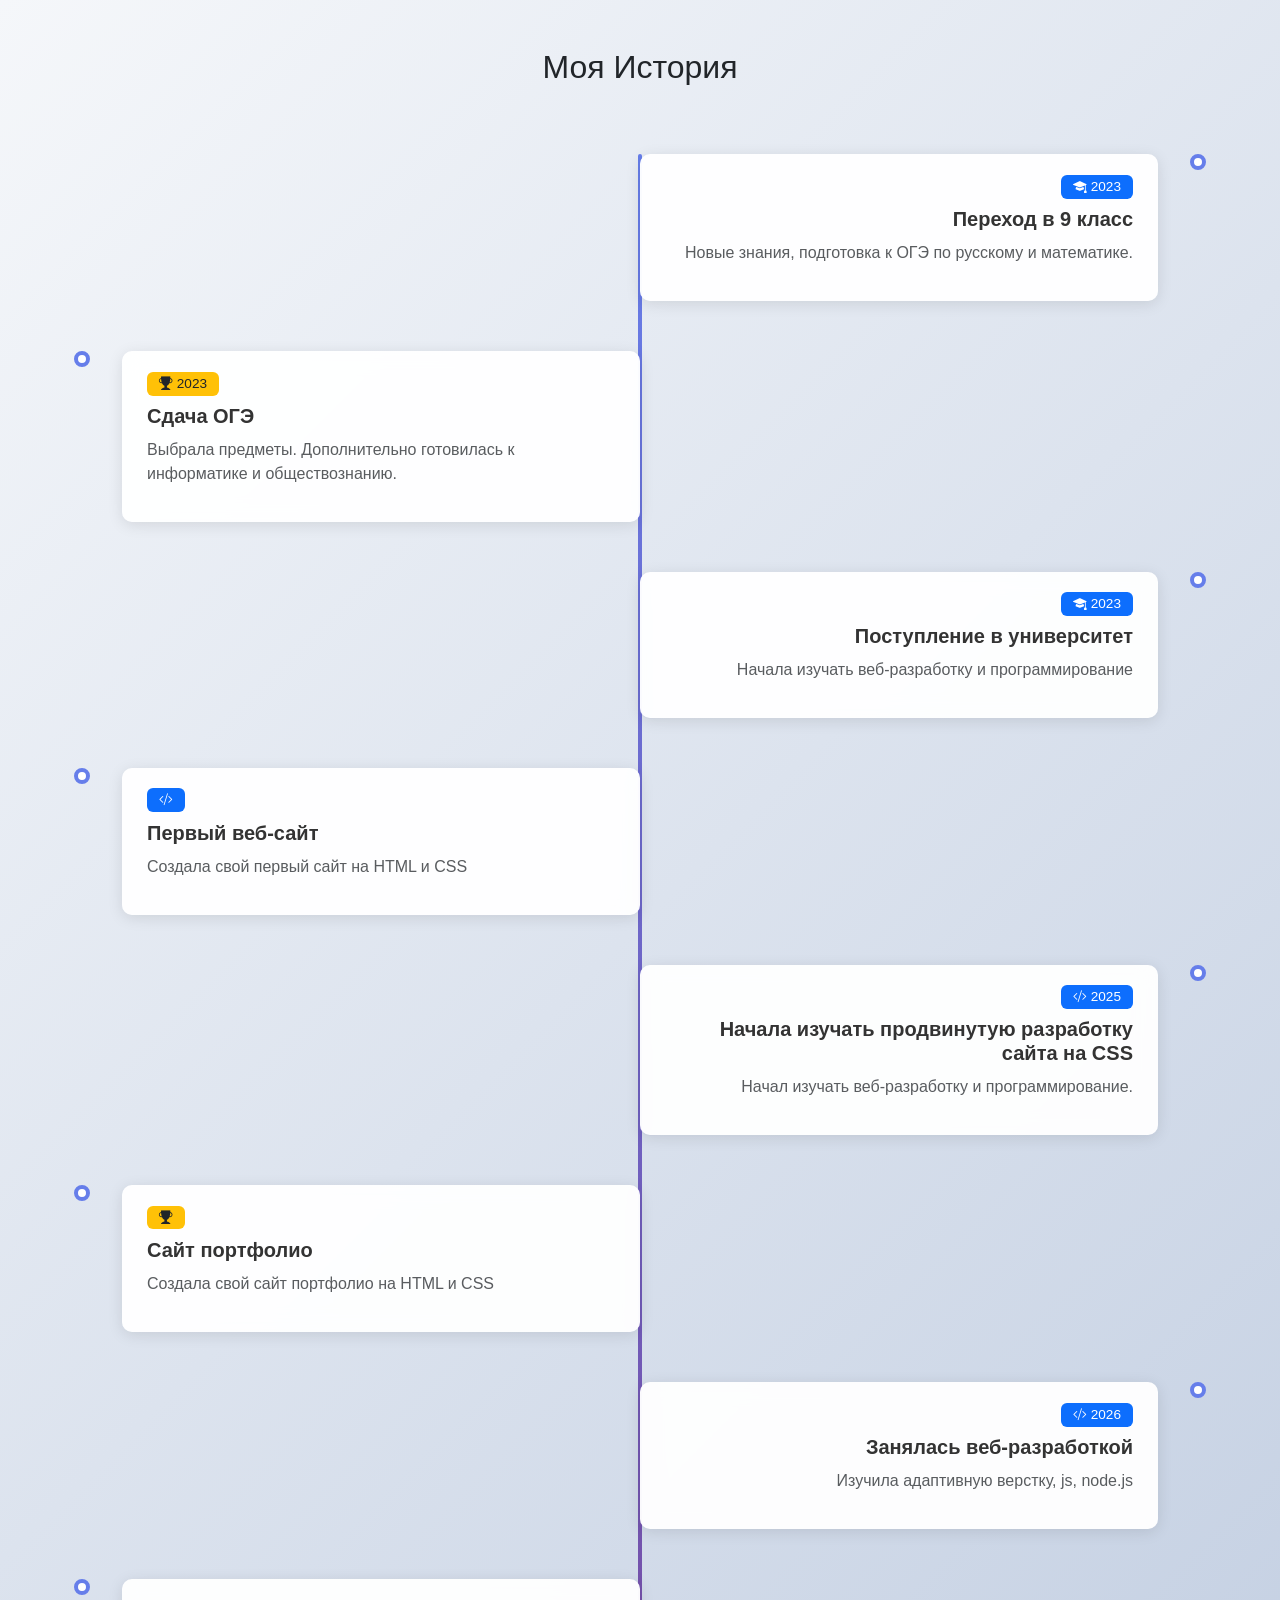
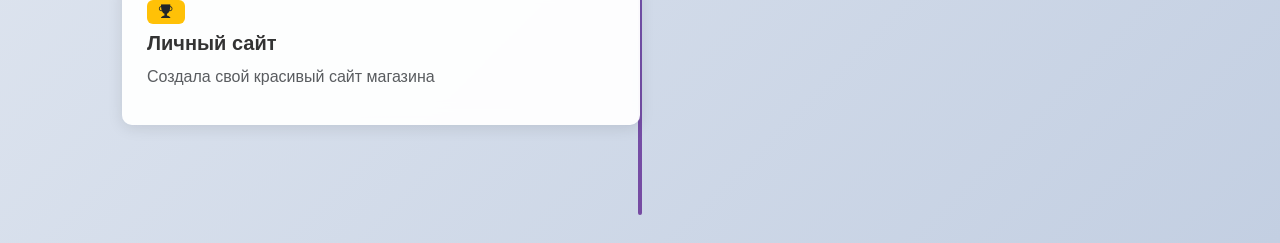
<file: timeline.html>
<!DOCTYPE html>
<html lang="ru">
<head>
    <meta charset="UTF-8">
    <meta name="viewport" content="width=device-width, initial-scale=1.0">
    <title>timeline</title>

    <link href="https://cdn.jsdelivr.net/npm/bootstrap@5.3.8/dist/css/bootstrap.min.css" 
    rel="stylesheet" 
    integrity="sha384-sRIl4kxILFvY47J16cr9ZwB07vP4J8+LH7qKQnuqkuIAvNWLzeN8tE5YBujZqJLB" 
    crossorigin="anonymous"
/>
    
<link rel="stylesheet" href="custom.css" />
<link rel="stylesheet"
href="https://cdn.jsdelivr.net/npm/bootstrap-icons@1.11.3/font/bootstrap-icons.min.css">
</head>
<body>
    <div class="container my-5">
        <h2 class="text-center mb-5">Моя История</h2>
        <div class="timeline">
            <div class="timeline-item">
                <div class="timeline-content">
                    <span class="badge bg-primary mb-2">
                        <i class="bi-mortarboard-fill"></i> 2023
                    </span>
                    <h5>Переход в 9 класс</h5>
                    <p class="text-muted">Новые знания, подготовка к ОГЭ по русскому и математике.</p>
                </div>
            </div>
            <!-- Событие 1 (справа) -->
            <div class="timeline-item timeline-item-left">
                <div class="timeline-content">
                    <span class="badge bg-warning text-dark mb-2">
                        <i class="bi-trophy-fill"></i> 2023
                    </span>
                    <h5>Сдача ОГЭ</h5>
                    <p class="text-muted">Выбрала предметы. Дополнительно готовилась к информатике и обществознанию.</p>
                </div>
            </div>
            <!-- Событие 2 (слева) -->
            <div class="timeline-item">
                <div class="timeline-content">
                    <span class="badge bg-primary mb-2">
                        <i class="bi-mortarboard-fill"></i> 2023
                    </span>
                    <h5>Поступление в университет</h5>
                    <p class="text-muted">Начала изучать веб-разработку и программирование</p>
                </div>
            </div>
            <!-- Событие 3 (справа) -->
            <div class="timeline-item timeline-item-left">
                <div class="timeline-content">
                    <span class="badge bg-primary mb-2">
                        <i class="bi-code-slash"></i>
                    </span>
                    <h5>Первый веб-сайт</h5>
                    <p class="text-muted">Создала свой первый сайт на HTML и CSS</p>
                </div>
            </div>
            <!-- Событие 4 (слева) -->
            <div class="timeline-item">
                <div class="timeline-content">
                    <span class="badge bg-primary mb-2">
                        <i class="bi-code-slash"></i> 2025
                    </span>
                    <h5>Начала изучать продвинутую разработку сайта на CSS</h5>
                    <p class="text-muted">Начал изучать веб-разработку и программирование.</p>
                </div>
            </div>
            <!-- Событие 5 (справа) -->
            <div class="timeline-item timeline-item-left">
                <div class="timeline-content">
                    <span class="badge bg-warning text-dark mb-2">
                        <i class="bi-trophy-fill"></i>
                    </span>
                    <h5>Сайт портфолио</h5>
                    <p class="text-muted">Создала свой сайт портфолио на HTML и CSS</p>
                </div>
            </div>
            <!-- Событие 6 (слева) -->
            <div class="timeline-item">
                <div class="timeline-content">
                    <span class="badge bg-primary mb-2">
                        <i class="bi-code-slash"></i> 2026
                    </span>
                    <h5>Занялась веб-разработкой</h5>
                    <p class="text-muted">Изучила адаптивную верстку, js, node.js</p>
                </div>
            </div>
            <!-- Событие 7 (справа) -->
            <div class="timeline-item timeline-item-left">
                <div class="timeline-content">
                    <span class="badge bg-warning text-dark mb-2">
                        <i class="bi-trophy-fill"></i> 
                    </span>
                    <h5>Личный сайт</h5>
                    <p class="text-muted">Создала свой красивый сайт магазина</p>
                </div>
            </div>
        </div>
    </div>

    <script 
      src="https://cdn.jsdelivr.net/npm/bootstrap@5.3.8/dist/js/bootstrap.bundle.min.js" 
      integrity="sha384-FKyoEForCGlyvwx9Hj09JcYn3nv7wiPVlz7YYwJrWVcXK/BmnVDxM+D2scQbITxI" 
      crossorigin="anonymous"
    ></script>

</body>
</html>
</file>
<file: custom.css>
button {
    width: 100%;
}

.card {
    transform: 0.3s ease;
}

.card:hover {
    transform: scale(1.05);
}

/* Общие стили */
body {
font-family: "Segoe UI", Tahoma, Geneva, Verdana, sans-serif;
}
/* Кастомные цвета для навбара */
.navbar-brand {
font-weight: bold;
font-size: 1.5rem;
letter-spacing: 1px;
}
.navbar-dark .navbar-nav .nav-link:hover {
color: #ffc107 !important;
transition: color 0.3s ease;
}
/* Улучшение Hero-секции */
#home {
background: linear-gradient(135deg, #667eea 0%, #764ba2 100%);
color: white;
min-height: 400px;
display: flex;
align-items: center;
}
#home h1 {
color: white;
}
#home .lead {
color: rgba(255, 255, 255, 0.9);
}
#home .btn {
box-shadow: 0 4px 15px rgba(0, 0, 0, 0.2);
transition: transform 0.3s ease;
}
#home .btn:hover {
transform: translateY(-3px);
box-shadow: 0 6px 20px rgba(0, 0, 0, 0.3);
}
/* Анимация для карточек */
.card {
transition: transform 0.3s ease, box-shadow 0.3s ease;
}
.card:hover {
transform: translateY(-10px);
box-shadow: 0 10px 30px rgba(0, 0, 0, 0.15) !important;
}
/* Стилизация кнопок */
.btn {
border-radius: 25px;
padding: 10px 30px;
font-weight: 500;
transition: all 0.3s ease;
}
/* Улучшение формы */
.form-control:focus {
border-color: #667eea;
box-shadow: 0 0 0 0.2rem rgba(102, 126, 234, 0.25);
}
/* Анимация для бейджей */
.badge {
padding: 8px 15px;
font-size: 0.9rem;
font-weight: 500;
transition: transform 0.2s ease;
}
.badge:hover {
transform: scale(1.1);
cursor: pointer;
}
/* Стилизация прогресс-баров */
.progress {
height: 25px;
border-radius: 15px;
background-color: #e9ecef;
}
.progress-bar {
border-radius: 15px;
font-weight: bold;
line-height: 25px;
}
/* Улучшение аккордеона */
.accordion-button:not(.collapsed) {
background-color: #667eea;
color: white;
}
.accordion-button:focus {
box-shadow: none;
border-color: #667eea;
}
/* Футер */
footer {
background-color: #212529;
color: white;
padding: 40px 0;
margin-top: 80px;
}
footer h5 {
color: #ffc107;
margin-bottom: 20px;
}
footer a {
color: rgba(255, 255, 255, 0.7);
text-decoration: none;
transition: color 0.3s ease;
}
footer a:hover {
color: #ffc107;
}
/* Адаптивность */
@media (max-width: 768px) {
#home {
min-height: 300px;
}
#home h1 {
font-size: 2rem;
}
.card {
margin-bottom: 20px;
}
}

/* ВРЕМЕННАЯ ШКАЛА */
.timeline {
 position: relative;
 padding: 20px 0;
}
/* Центральная линия */
.timeline::before {
 content: '';
 position: absolute;
 left: 50%;
 transform: translateX(-50%);
 width: 4px;
 height: 100%;
 background: linear-gradient(180deg, #667eea 0%, #764ba2 100%);
 border-radius: 2px;
 
}
/* Контейнер события */
.timeline-item {
 position: relative;
 margin-bottom: 50px;
 width: 50%;
 padding-right: 40px;
 text-align: right;
 margin-left: 60%;
 margin-left: 50%;
}
/* Левые элементы */
.timeline-item-left {
 margin-left: 0 !important;
 padding-right: 0;
 padding-left: 40px;
 text-align: left;
}

/* Круглые точки на линии */
.timeline-item::before {
 content: '';
 position: absolute;
 right: -8px;
 top: 0;
 width: 16px;
 height: 16px;
 background: white;
 border: 4px solid #667eea;
 border-radius: 50%;
 z-index: 1;
 transform: 0.3s ease;
}
/* Точки для левых элементов */
.timeline-item-left::before {
 right: auto;
 left: -8px;
}
/* Увеличение точки при наведении */
.timeline-item:hover::before {
 transform: scale(1.5);
 background: #667eea;
}

/* Карточка с контентом */
.timeline-content {
 background: white;
 padding: 20px 25px;
 border-radius: 10px;
 box-shadow: 0 3px 15px rgba(0, 0, 0, 0.1);
 transition: all 0.3s ease;
}
.timeline-content:hover {
 transform: translateY(-5px);
 box-shadow: 0 8px 25px rgba(0, 0, 0, 0.15);
}
.timeline-content h5 {
 color: #333;
 margin-bottom: 10px;
 font-weight: 600;
}
.timeline-content .badge {
 font-size: 0.85rem;
 padding: 5px 12px;
}

/* Мобильная версия */
@media (max-width: 768px) {
 /* Линия слева */
 .timeline::before {
 left: 20px;
 }
 /* Все элементы слева */
 .timeline-item,
 .timeline-item-left {
 width: 100%;
 margin-left: 0 !important;
 padding-left: 60px;
 padding-right: 0;
 text-align: left;
 }
 /* Точки слева */
 .timeline-item::before,
 .timeline-item-left::before {
 left: 12px;
 right: auto;
 }
}

body {
 background: linear-gradient(135deg, #f5f7fa 0%, #c3cfe2 100%);
 min-height: 100vh;
}
.timeline-content {
 background: rgba(255, 255, 255, 0.95);
 backdrop-filter: blur(10px);
}

@keyframes pulse {
 0%, 100% { box-shadow: 0 0 0 0 rgba(102, 126, 234, 0.7); }
 50% { box-shadow: 0 0 0 10px rgba(102, 126, 234, 0); }
}
.timeline-item::before {
 animation: pulse 2s infinite;
}
</file>
